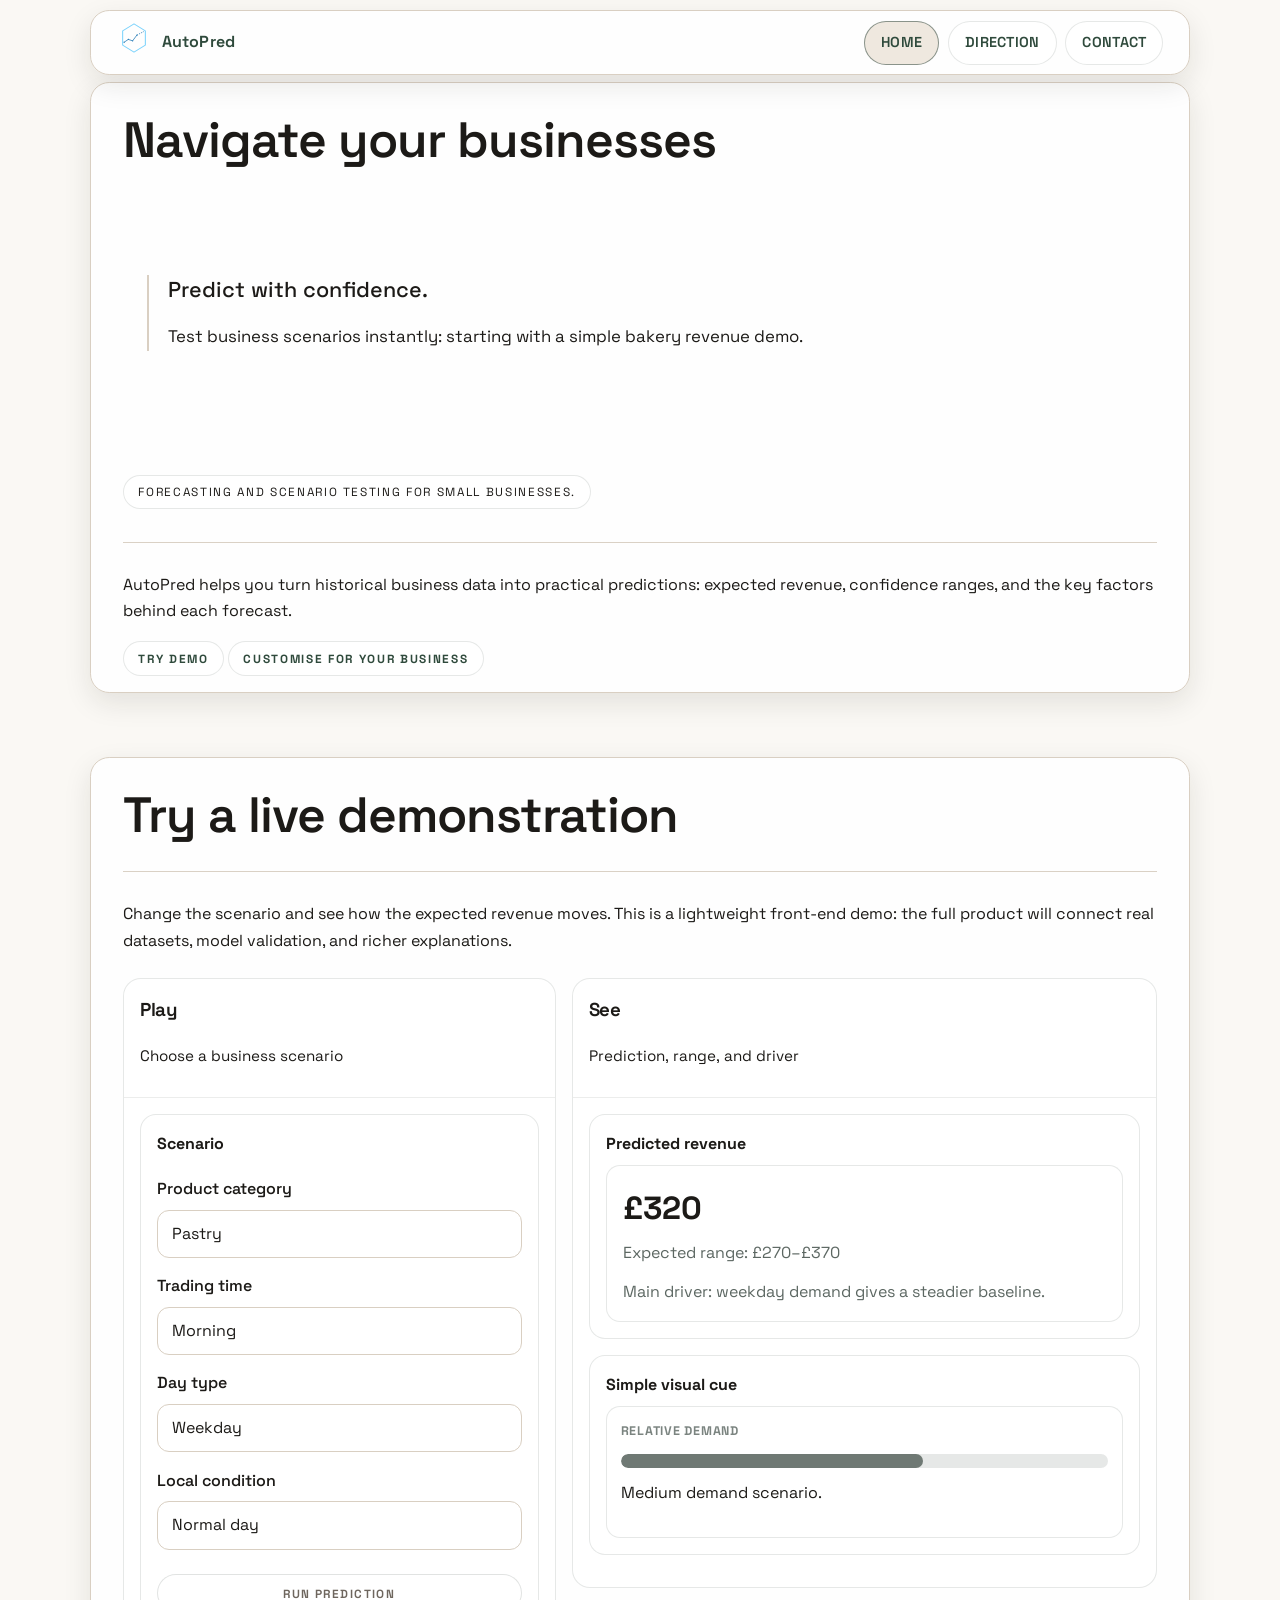
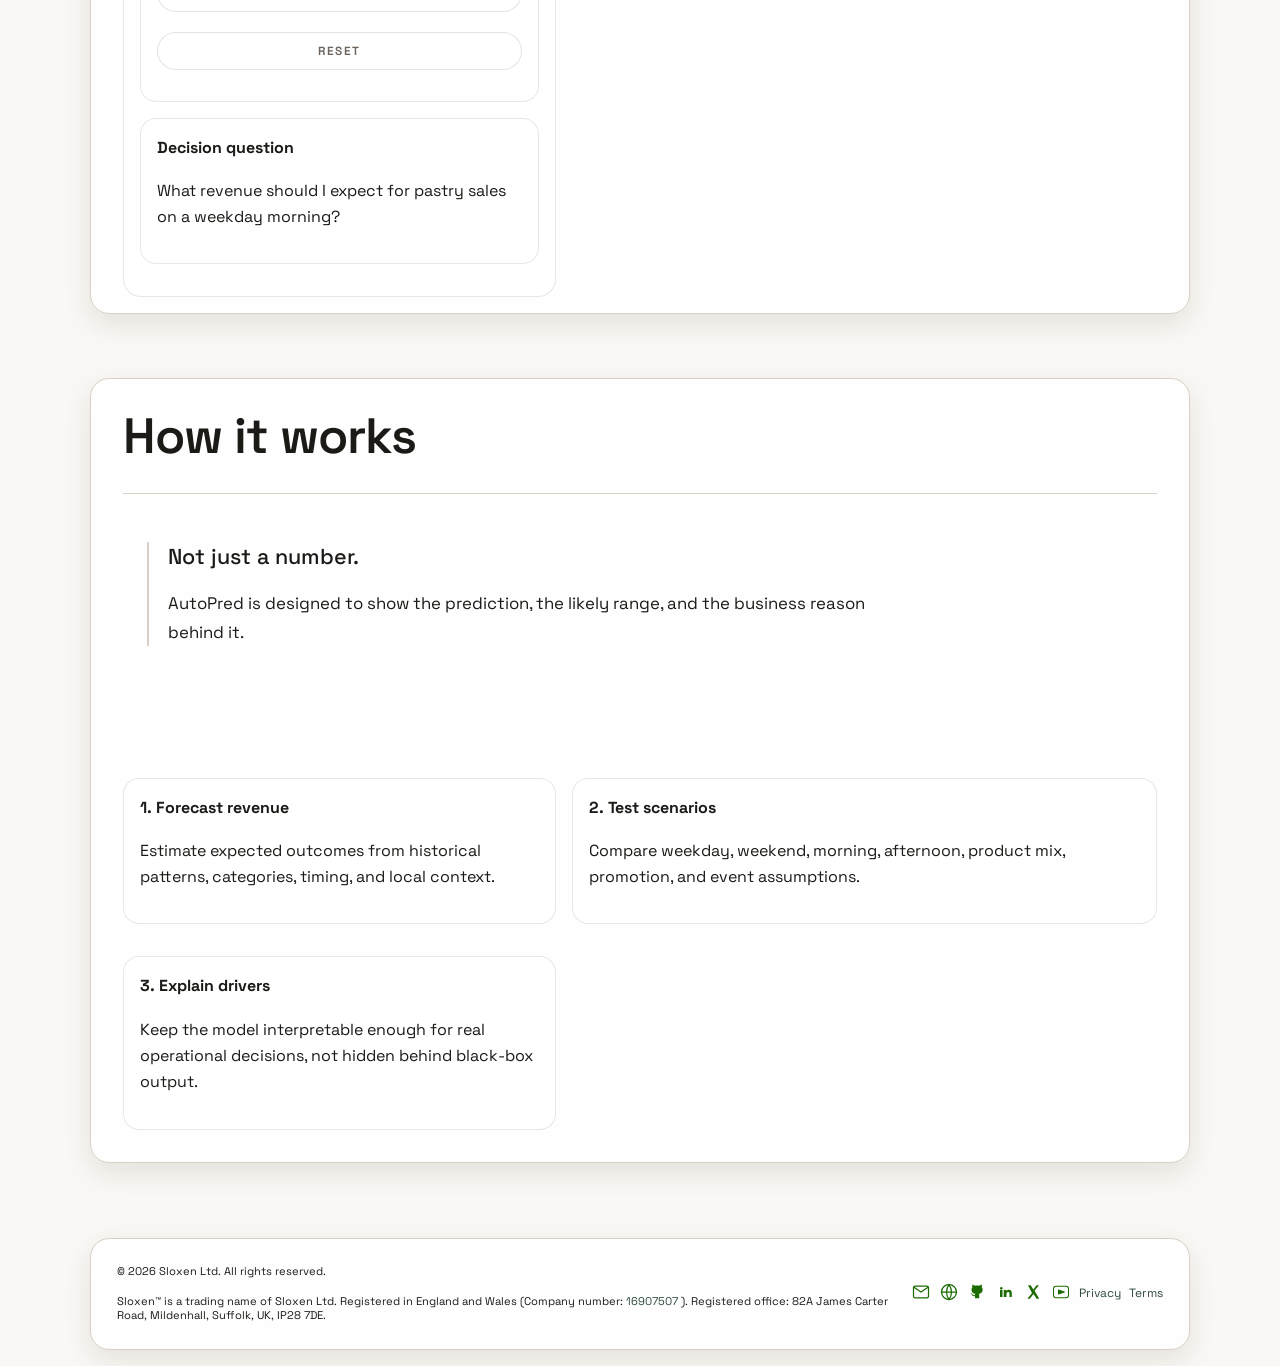
<file: index.html>
<!DOCTYPE html>
<html lang="en">
<head>
  <meta charset="UTF-8" />
  <link rel="icon" type="image/svg+xml" href="assets/autopred.svg" />
  <meta name="viewport" content="width=device-width, initial-scale=1" />
  <title>AutoPred: predict with confidence</title>
  <meta name="description" content="AutoPred: a demo-first predictive modelling assistant for small business forecasting and scenario testing." />
  <link rel="stylesheet" href="style.css" />

  <link rel="preconnect" href="https://fonts.googleapis.com">
  <link rel="preconnect" href="https://fonts.gstatic.com" crossorigin>
  <link href="https://fonts.googleapis.com/css2?family=Space+Grotesk:wght@400;500;600;700&display=swap" rel="stylesheet">
</head>

<body class="sloths-page">
  <header class="site-header">
    <div class="container nav-container">
      <div class="logo">
        <a href="index.html" aria-label="AutoPred home">
          <img class="logo-img" src="assets/autopred.svg" alt="AutoPred logo" />
        </a>
        <span class="logo-text">Auto<span>Pred</span></span>
      </div>

      <nav class="main-nav">
        <a class="nav-link active" href="index.html" rel="noopener">home</a>
        <a class="nav-link" href="direction.html" rel="noopener">direction</a>
        <a class="nav-link" href="https://sloxen.com/contact.html" rel="noopener">contact</a>
      </nav>

      <button class="nav-toggle" type="button"
              aria-label="Open menu"
              aria-controls="mobile-nav"
              aria-expanded="false">
        <span></span><span></span><span></span>
      </button>

      <div id="mobile-nav" class="mobile-nav" aria-hidden="true">
        <div class="mobile-nav__top">
          <div class="mobile-nav__brand">Auto<span>Pred</span></div>
          <button class="mobile-nav__close" type="button" aria-label="Close menu">✕</button>
        </div>

        <nav class="mobile-nav__menu" aria-label="Mobile navigation">
          <div class="mobile-nav__cta">
            <a class="mobile-btn mobile-btn--primary" href="#bakery-demo">Try demo</a>
          </div>

          <a class="mobile-link" href="index.html" rel="noopener">home</a>
          <a class="mobile-link" href="direction.html" rel="noopener">direction</a>
          <a class="mobile-link" href="https://sloxen.com/contact.html" rel="noopener">contact</a>

          <p class="mobile-nav__privacy-note">
            Static demonstration site. Uploads, accounts, and business-specific modelling will be added later.
          </p>

          <a class="mobile-link" href="https://sloxen.com/privacy.html">Privacy</a>
          <a class="mobile-link" href="https://sloxen.com/terms.html">Terms</a>
        </nav>
      </div>
    </div>
  </header>

  <main>
    <!-- HERO -->
    <section id="overview" class="tab-section">
      <div class="container">
        <h1>Navigate your businesses</h1>
        <div class="spacer-lg"></div>

        <div class="about-quote">
          <p class="quote-lead">Predict with confidence.</p>
          <p class="quote-body">Test business scenarios instantly: starting with a simple bakery revenue demo.</p>
        </div>

        <div class="spacer-xl"></div>
        <p class="pill">Forecasting and scenario testing for small businesses.</p>

        <div class="divider"></div>
        <p>
          AutoPred helps you turn historical business data into practical predictions: expected revenue,
          confidence ranges, and the key factors behind each forecast.
        </p>

        <a
            href="index.html#bakery-demo"
            target="_blank"
            rel="noopener"
            class="pill"
            style="display:inline-block; text-decoration:none; font-weight:800;"
          >
            try demo
        </a>
        <a
            href="https://sloxen.com/contact.html"
            target="_blank"
            rel="noopener"
            class="pill"
            style="display:inline-block; text-decoration:none; font-weight:800;"
          >
            customise for your business
        </a>
      </div>
    </section>

    <!-- BAKERY DEMO -->
    <section id="bakery-demo" class="tab-section">
      <div class="container">
        <h1>Try a live demonstration</h1>
        <div class="divider"></div>

        <p>
          Change the scenario and see how the expected revenue moves. This is a lightweight front-end demo:
          the full product will connect real datasets, model validation, and richer explanations.
        </p>

        <div class="aw-workbench">
          <!-- LEFT PANE -->
          <section class="aw-pane" aria-label="Scenario controls">
            <div class="aw-pane__header">
              <h3 class="aw-pane__title">Play</h3>
              <p class="aw-pane__subtitle">Choose a business scenario</p>
            </div>

            <div class="aw-pane__body">
              <div class="aw-card">
                <h4 class="aw-card__title">Scenario</h4>
                <div class="contact-form" style="max-width:100%;">
                  <div class="form-row">
                    <label for="demoCategory">Product category</label>
                    <select id="demoCategory">
                      <option value="pastry">Pastry</option>
                      <option value="bread">Bread</option>
                      <option value="coffee">Coffee</option>
                      <option value="cake">Cake</option>
                    </select>
                  </div>

                  <div class="form-row">
                    <label for="demoTime">Trading time</label>
                    <select id="demoTime">
                      <option value="morning">Morning</option>
                      <option value="afternoon">Afternoon</option>
                    </select>
                  </div>

                  <div class="form-row">
                    <label for="demoDay">Day type</label>
                    <select id="demoDay">
                      <option value="weekday">Weekday</option>
                      <option value="weekend">Weekend</option>
                    </select>
                  </div>

                  <div class="form-row">
                    <label for="demoWeather">Local condition</label>
                    <select id="demoWeather">
                      <option value="normal">Normal day</option>
                      <option value="rain">Rainy day</option>
                      <option value="sunny">Sunny day</option>
                      <option value="event">Nearby event</option>
                    </select>
                  </div>

                  <div class="form-row" style="display:flex; gap:0.6rem; flex-wrap:wrap;">
                    <button type="button" id="runPredictionBtn">Run prediction</button>
                    <button type="button" id="resetPredictionBtn">Reset</button>
                  </div>
                </div>
              </div>

              <div class="aw-card">
                <h4 class="aw-card__title">Decision question</h4>
                <p class="aw-card__desc" id="decisionQuestion">
                  What revenue should I expect for pastry sales on a weekday morning?
                </p>
              </div>
            </div>
          </section>

          <!-- RIGHT PANE -->
          <section class="aw-pane" aria-label="Prediction output">
            <div class="aw-pane__header">
              <h3 class="aw-pane__title">See</h3>
              <p class="aw-pane__subtitle">Prediction, range, and driver</p>
            </div>

            <div class="aw-pane__body">
              <div class="aw-card">
                <h4 class="aw-card__title">Predicted revenue</h4>
                <div id="predictionOutput" aria-label="Prediction output" style="width:100%; min-height:150px; border:1px solid rgba(15,31,23,0.10); border-radius:14px; padding:16px; background:rgba(255,255,255,0.55); overflow:auto;">
                  <div style="font-size:2rem; font-weight:800;">£280</div>
                  <div style="color:rgba(15,31,23,0.68); margin-top:0.35rem;">Expected range: £238–£322</div>
                  <div style="color:rgba(15,31,23,0.68); margin-top:0.75rem;">Main driver: weekday mornings create steady baseline demand.</div>
                </div>
              </div>

              <div class="aw-card">
                <h4 class="aw-card__title">Simple visual cue</h4>
                <div style="width:100%; border:1px solid rgba(15,31,23,0.10); border-radius:14px; padding:14px; background:rgba(255,255,255,0.55);">
                  <div style="font-size:0.78rem; letter-spacing:0.06em; font-weight:800; color:rgba(15,31,23,0.55); text-transform:uppercase;">Relative demand</div>
                  <div style="height:14px; border-radius:999px; background:rgba(15,31,23,0.10); overflow:hidden; margin-top:0.75rem;">
                    <div id="demandBar" style="height:100%; width:52%; border-radius:999px; background:rgba(15,31,23,0.55);"></div>
                  </div>
                  <p class="aw-card__desc" id="demandNote" style="margin-top:0.75rem;">
                    Medium demand scenario.
                  </p>
                </div>
              </div>
            </div>
          </section>
        </div>
      </div>
    </section>

    <!-- EXPLANATION -->
    <section id="how-it-works" class="tab-section">
      <div class="container">
        <h1>How it works</h1>
        <div class="divider"></div>

        <div class="about-quote">
          <p class="quote-lead">Not just a number.</p>
          <p class="quote-body">AutoPred is designed to show the prediction, the likely range, and the business reason behind it.</p>
        </div>

        <div class="spacer-xl"></div>

        <div class="aw-workbench">
          <div class="aw-card">
            <h4 class="aw-card__title">1. Forecast revenue</h4>
            <p class="aw-card__desc">Estimate expected outcomes from historical patterns, categories, timing, and local context.</p>
          </div>

          <div class="aw-card">
            <h4 class="aw-card__title">2. Test scenarios</h4>
            <p class="aw-card__desc">Compare weekday, weekend, morning, afternoon, product mix, promotion, and event assumptions.</p>
          </div>

          <div class="aw-card">
            <h4 class="aw-card__title">3. Explain drivers</h4>
            <p class="aw-card__desc">Keep the model interpretable enough for real operational decisions, not hidden behind black-box output.</p>
          </div>
        </div>
      </div>
    </section>

    <!-- Footer injection -->
    <div id="site-footer"></div>

    <button id="backToTop" aria-label="Back to top">
      <svg width="14" height="14" viewBox="0 0 24 24" fill="none">
        <path d="M6 14l6-6 6 6"
              stroke="currentColor"
              stroke-width="1.8"
              stroke-linecap="round"
              stroke-linejoin="round"/>
      </svg>
    </button>    
    
    <script src="main.js"></script>
    <script src="autopred.js"></script>
  </main>
</body>
</html>
</file>
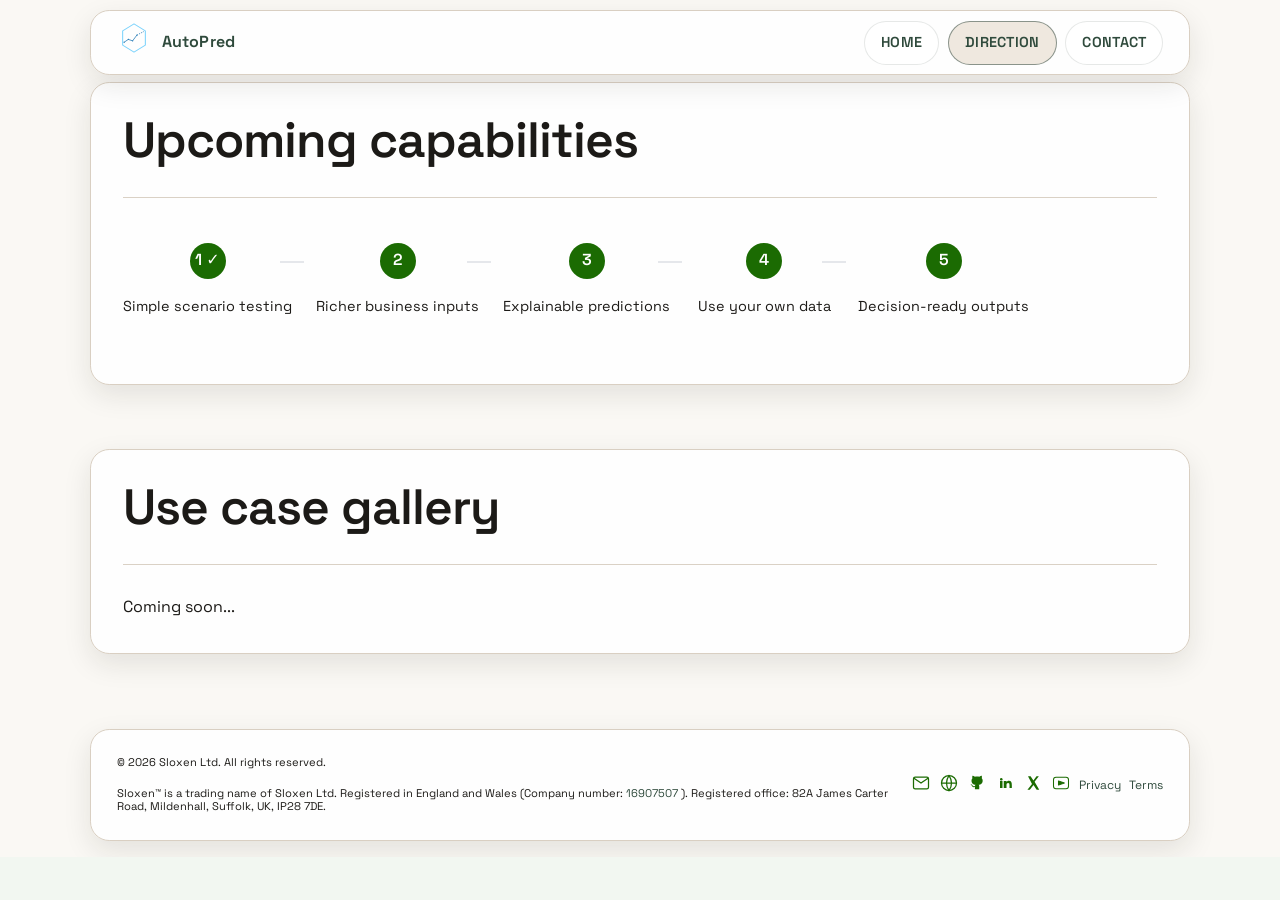
<file: direction.html>
<!DOCTYPE html>
<html lang="en">
<head>
  <meta charset="UTF-8" />
  <link rel="icon" type="image/svg+xml" href="assets/autopred.svg" />
  <meta name="viewport" content="width=device-width, initial-scale=1" />
  <title>AutoPred: product direction</title>
  <meta name="description" content="AutoPred product direction, upcoming capabilities, and use case gallery." />
  <link rel="stylesheet" href="style.css" />

  <link rel="preconnect" href="https://fonts.googleapis.com">
  <link rel="preconnect" href="https://fonts.gstatic.com" crossorigin>
  <link href="https://fonts.googleapis.com/css2?family=Space+Grotesk:wght@400;500;600;700&display=swap" rel="stylesheet">
</head>

<body class="sloths-page">
  <header class="site-header">
    <div class="container nav-container">
      <div class="logo">
        <a href="index.html" aria-label="AutoPred home">
          <img class="logo-img" src="assets/autopred.svg" alt="AutoPred logo" />
        </a>
        <span class="logo-text">Auto<span>Pred</span></span>
      </div>

      <nav class="main-nav">
        <a class="nav-link" href="index.html" rel="noopener">home</a>
        <a class="nav-link active" href="direction.html" rel="noopener">direction</a>
        <a class="nav-link" href="https://sloxen.com/contact.html" rel="noopener">contact</a>
      </nav>

      <button class="nav-toggle" type="button"
              aria-label="Open menu"
              aria-controls="mobile-nav"
              aria-expanded="false">
        <span></span><span></span><span></span>
      </button>

      <div id="mobile-nav" class="mobile-nav" aria-hidden="true">
        <div class="mobile-nav__top">
          <div class="mobile-nav__brand">Auto<span>Pred</span></div>
          <button class="mobile-nav__close" type="button" aria-label="Close menu">✕</button>
        </div>

        <nav class="mobile-nav__menu" aria-label="Mobile navigation">
          <div class="mobile-nav__cta">
            <a class="mobile-btn mobile-btn--primary" href="index.html#demo">Try demo</a>
          </div>

          <a class="mobile-link" href="index.html" rel="noopener">home</a>
          <a class="mobile-link" href="direction.html" rel="noopener">direction</a>
          <a class="mobile-link" href="https://sloxen.com/contact.html" rel="noopener">Contact</a>

          <p class="mobile-nav__privacy-note">
            Static demo site. Add backend and accounts later.
          </p>

          <a class="mobile-link" href="privacy.html">Privacy</a>
          <a class="mobile-link" href="terms.html">Terms</a>
        </nav>
      </div>
    </div>
  </header>

  <main>
    <!-- UPCOMING CAPABILITIES -->
    <section id="capabilities" class="tab-section">
      <div class="container">
        <h1>Upcoming capabilities</h1>
        <div class="divider"></div>

        <div class="process-flow">

          <div class="step">
            <div class="step-number">1 ✓</div>
            <p>Simple scenario testing</p>
          </div>

          <div class="step">
            <div class="step-number">2</div>
            <p>Richer business inputs</p>
          </div>

          <div class="step">
            <div class="step-number">3</div>
            <p>Explainable predictions</p>
          </div>

          <div class="step">
            <div class="step-number">4</div>
            <p>Use your own data</p>
          </div>

          <div class="step">
            <div class="step-number">5</div>
            <p>Decision-ready outputs</p>
          </div>

        </div>
      </div>
    </section>

    <!-- USE CASE GALLERY -->
    <section id="usecase-gallery" class="tab-section">
      <div class="container">
        <h1>Use case gallery</h1>
        <div class="divider"></div>
        <p>Coming soon...</p>
      </div>
    </section>

    <!-- Footer injection -->
    <div id="site-footer"></div>

    <button id="backToTop" aria-label="Back to top">
      <svg width="14" height="14" viewBox="0 0 24 24" fill="none">
        <path d="M6 14l6-6 6 6"
              stroke="currentColor"
              stroke-width="1.8"
              stroke-linecap="round"
              stroke-linejoin="round"/>
      </svg>
    </button>    
    
    <script src="main.js"></script>
    <script src="autopred.js"></script>
  </main>
</body>
</html>
</file>
<file: style.css>
/* =========================================================
   Sloxen - style.css (tidied + deduplicated)
   0) Reset + Variables
   ========================================================= */

*, *::before, *::after { box-sizing: border-box; }

:root{
  /* Header offset for fixed header (desktop default) */
  --header-offset: 10px;

  /* Softer, more “creamy green” palette */
  --bg: #f2f7f1;
  --surface: #ffffff;
  --text: #0f1f17;
  --muted: #40554b;
  --accent: #2f7d63;
  --accent-soft: #e2f0ea;
  --divider: #d6e2da;
  --radius-lg: 1.2rem;
  --shadow: 0 8px 24px rgba(15,31,23,0.08);
}


/* =========================================================
   1) Base Page Layout
   ========================================================= */

html, body{
  margin: 0;
  padding: 0;
  min-height: 100%;
  overflow-x: hidden;
  font-family: "Space Grotesk", system-ui, sans-serif;
  color: var(--text);
  line-height: 1.65;
  background: var(--bg);
}

/* Reserve space so content never sits under the fixed header */
body{
  padding-top: var(--header-offset);
}

/* Containers */
.container{
  width: 100%;
  max-width: 1100px;
  margin: 0 auto;
  padding: 0 1rem;
}


/* =========================================================
   2) Header (Fixed)
   ========================================================= */

.site-header{
  position: fixed;
  top: 2;
  left: 0;
  right: 0;
  z-index: 1000;
  background: var(--bg);
}

.site-header .container{
  width: 100%;
}


/* =========================================================
   3) Header “Card” + Footer “Card”
   - Shared “card” visual style.
   ========================================================= */

.nav-container,
.site-footer .footer-grid{
  background: rgba(255,255,255,0.90);
  border: 1px solid var(--divider);
  border-radius: var(--radius-lg);
  box-shadow: var(--shadow);
  padding: 0.6rem 1.6rem;
}

.nav-container{
  display: flex;
  justify-content: space-between;
  align-items: center;
  flex-wrap: wrap;
  gap: 1rem;
  position: relative; /* anchor for mobile hamburger positioning */
}


/* =========================================================
   4) Logo
   ========================================================= */

.logo{
  display: flex;
  align-items: center;
  gap: 0.7rem;
}
.logo-img{
  height: 34px;
  width: 34px;
  border-radius: 50%;
}
.logo-text{
  font-weight: 650;
  letter-spacing: 0.01em;
  color: var(--accent);
}
.logo-text span{
  color: inherit;
}


/* =========================================================
   5) Desktop Navigation Pills
   - Premium pill buttons.
   ========================================================= */

.main-nav{
  display: flex;
  flex-wrap: wrap;
  gap: 0.55rem;
}

.nav-link{
  display: inline-flex;
  align-items: center;
  justify-content: center;

  height: 44px;
  padding: 0 16px;

  border-radius: 9999px;
  border: 1px solid rgba(15,31,23,0.10);

  background: rgba(255,255,255,0.92);
  color: var(--muted);

  font-size: 0.9rem;
  font-weight: 600;
  letter-spacing: 0.02em;
  text-transform: uppercase;
  line-height: 1;

  cursor: pointer;
  text-decoration: none;
  white-space: nowrap;
}

.nav-link:hover{
  color: var(--text);
  border-color: rgba(15, 39, 31, 0.35);
}

/* Active: subtle, not neon */
.nav-link.active,
.nav-link[aria-current="page"]{
  border-color: rgba(15, 44, 35, 0.45);
  color: var(--accent);
  background: var(--accent-soft);
}


/* =========================================================
   6) Desktop Dropdown (details/summary)
   - Dropdown caret uses “≡” as you currently have; keep or change later.
   - Menu is a small card.
   ========================================================= */

.nav-dropdown{
  position: relative;
  display: inline-block;
}

.nav-dropdown > summary{
  list-style: none;
}
.nav-dropdown > summary::-webkit-details-marker{
  display: none;
}

/* Caret / icon */
.nav-dropdown > summary::after{
  content: "≡";
  margin-left: 1rem;
  font-size: 2em;
  opacity: 0.5;
  letter-spacing: -0.05em;
}

.nav-dropdown-menu{
  position: absolute;
  top: calc(100% + 10px);
  left: 0;
  min-width: 220px;
  padding: 0.5rem;
  border-radius: 14px;
  background: rgba(255,255,255,0.95);
  border: 1px solid var(--divider);
  box-shadow: 0 12px 28px rgba(4, 8, 6, 0.12);
  z-index: 2000;
}

.nav-dropdown-link{
  display: block;
  padding: 0.55rem 0.75rem;
  border-radius: 10px;
  text-decoration: none;
  color: var(--muted);
  font-size: 0.82rem;
  letter-spacing: 0.08em;
  text-transform: uppercase;
  white-space: nowrap;
}
.nav-dropdown-link:hover{
  background: rgba(47,125,99,0.10);
  color: var(--text);
}

.nav-dropdown:not([open]) .nav-dropdown-menu{
  display: none;
}


/* =========================================================
   7) Typography
   - Removed global “p { max-width: 100% !important; }” which broke layouts.
   - Keep normal paragraph rhythm.
   ========================================================= */

h1, h2, h3{
  color: var(--text);
  margin: 0.5rem 0;
  font-weight: 650;
  letter-spacing: -0.015em;
}
h1{ font-size: clamp(1.9rem, 3.6vw, 2.4rem); }
h2{ font-size: 1.25rem; margin-top: 1.2rem; }

p{ margin: 0.9rem 0; }

a{ color: var(--accent); }
a:hover{ text-decoration: underline; }

.lead{
  margin: 0.45rem 0;
  font-size: clamp(1.8rem, 4vw, 2.35rem);
  line-height: 1.12;
  letter-spacing: -0.02em;
}

/* Pill tagline */
.pill{
  display: inline-block;
  margin-top: 0rem;
  border-radius: 9999px;
  border: 1px solid rgba(15,31,23,0.10);
  padding: 0.4rem 0.9rem;
  font-size: 0.74rem;
  text-transform: uppercase;
  letter-spacing: 0.14em;
  color: var(--muted);
  background: rgba(255,255,255,0.92);
}


/* =========================================================
   8) Dividers + Spacers
   ========================================================= */

.divider{
  height: 1px;
  background: var(--divider);
  margin: 1.6rem 0;
}

.sub-divider{
  width: 48px;
  height: 1px;
  background: var(--divider);
  margin: 1.2rem 0;
  opacity: 0.7;
}

.spacer-lg{ height: 2.4rem; }
.spacer-xl{ height: 3.2rem; }


/* =========================================================
   9) About Quote Block (merged)
   ========================================================= */

.about-quote{
  max-width: 720px;
  margin: 3rem 0 3.5rem;
  margin-left: 1.5rem;
  padding-left: 1.2rem;
  border-left: 2px solid var(--divider);
}

.quote-lead{
  font-size: 1.35rem;
  font-weight: 500;
  line-height: 1.4;
  margin: 0 0 0.6rem;
  color: var(--text);
}

.quote-body{
  font-size: 1.05rem;
  line-height: 1.7;
  margin: 0;
  color: var(--muted);
}

.emphasis{
  font-weight: 500;
  color: var(--text);
}


/* =========================================================
   10) Hybrid Diagram
   ========================================================= */

.hybrid-diagram{
  display: block;
  text-align: center;
  max-width: 680px;
  margin: 2.4rem auto 3rem;
  color: var(--muted);
}

.hybrid-diagram svg{
  display: block;
  width: 100%;
  height: auto;
  margin: 0 auto 1rem;
}

.hybrid-diagram img{
  display: block;
  max-width: 100%;
  height: auto;
  margin: 0 auto;
}

/* SVG text via class so we can size it responsively */
.hybrid-center{
  font-size: 14px;
  font-weight: 500;
  fill: currentColor;
}

/* Legend: responsive pills */
.hybrid-legend{
  display: flex;
  flex-wrap: wrap;
  gap: 0.5rem;
  justify-content: center;
  margin: 0.6rem 0 0.9rem;
}

.legend-pill{
  display: inline-flex;
  align-items: center;
  justify-content: center;
  padding: 0.35rem 0.7rem;
  border-radius: 9999px;
  border: 1px solid rgba(15,31,23,0.12);
  background: rgba(255,255,255,0.9);
  color: var(--muted);
  font-size: 0.85rem;
  line-height: 1;
  white-space: nowrap;
}

.diagram-caption{
  font-size: 0.95rem;
  line-height: 1.6;
  text-align: center;
  color: var(--muted);
  margin: 0;
}

.process-flow {
  display: flex;
  gap: 1.5rem;
  overflow-x: auto;
  padding: 1rem 0;
  margin: 1rem 0;
}

.step {
  flex: 0 0 auto;
  min-width: 140px;
  text-align: center;
  position: relative;
}

.step-number {
  width: 36px;
  height: 36px;
  margin: 0 auto 0.5rem;
  border-radius: 50%;
  background: #1b6b02;
  color: white;
  display: flex;
  align-items: center;
  justify-content: center;
  font-weight: 600;
}

.step p {
  font-size: 0.9rem;
  color: #1b6b02;
}

/* optional connecting line */
.step:not(:last-child)::after {
  content: "";
  position: absolute;
  top: 18px;
  right: -0.75rem;
  width: 1.5rem;
  height: 2px;
  background: #e5e7eb;
}

.pricing-grid {
  display: grid;
  grid-template-columns: repeat(3, 1fr);
  gap: 1rem;
  margin: 1.5rem 0;
}

.pricing-card {
  border-radius: 18px;
  padding: 1.25rem;
  background: #EEF5FA;
  border: 1px solid #D6E6F2;
  transition: transform 0.2s ease, box-shadow 0.2s ease;
}

.pricing-card:nth-child(1) {
  background: #F0F7FC;
  border-color: #2C7FB8;
}

.pricing-card:nth-child(2) {
  background: #F2F8FC;
  border-color: #CFE3F1;
}

.pricing-card:nth-child(3) {
  background: #F6FAFD;
  border-color: #DDEBF5;
}

.pricing-card:hover {
  transform: translateY(-10px);
  box-shadow: 0 8px 24px rgba(0, 0, 0, 0.08);
}

.pricing-tag {
  font-size: 0.8rem;
  font-weight: 800;
  letter-spacing: 0.08em;
  text-transform: uppercase;
  color: #2C7FB8;
}

.pricing-note {
  margin-top: 1rem;
  font-size: 0.9rem;
  color: #6b7280;
}

.pricing-card p {
  color: #374151;
}


/* =========================================================
   11) Anchor/Scroll Offset (single system)
   ========================================================= */

html{
  scroll-padding-top: var(--header-offset);
}

section,
.tab-section,
h1, h2, h3{
  scroll-margin-top: var(--header-offset);
}


/* =========================================================
   12) Figures / Images / Zoom
   - Kept your figure sizing + zoom behaviour.
   ========================================================= */

figure{ margin: 0; }

figure img{
  display: block;
  width: 100%;
  height: auto;
  max-width: 100%;
}

.figure-half{
  max-width: 50%;
  margin: 1.5rem auto;
}

.figure-half figcaption {
  display: block;
  width: min(90vw, 1036px);
  margin-top: 0.75rem;
  margin-left: 50%;
  transform: translateX(-50%);
  text-align: left;
  position: relative;
  z-index: 1;
}

.zoomable img {
  position: relative;
  z-index: 2;
  cursor: zoom-in;
  transition: transform 0.25s ease;
  transform-origin: center top;
}

.zoomable img:hover {
  transform: scale(2);
  z-index: 10;
}

.zoomable img:active {
  transform: scale(1.5);
  z-index: 10;
  cursor: zoom-out;
}

.plot-carousel {
  position: relative;
  display: flex;
  align-items: center;
}

.plot-nav {
  position: absolute;
  top: 50%;
  transform: translateY(-50%);
  z-index: 2;

  width: 36px;
  height: 36px;
  border-radius: 50%;
  border: none;

  background: rgba(255,255,255,0.9);
  box-shadow: 0 2px 6px rgba(0,0,0,0.15);
  cursor: pointer;
  font-size: 20px;
}

.plot-nav.left {
  left: -10px;
}

.plot-nav.right {
  right: -10px;
}

.plot-nav:hover {
  background: white;
}

.product-plot-strip {
  display: flex;
  gap: 1rem;
  overflow-x: auto;
  overflow-y: hidden;
  scroll-snap-type: x mandatory;
  padding: 0.75rem 0 1rem;
  margin: 1rem 0 1.25rem;
  max-width: 100%;
}

.product-plot-strip img {
  flex: 0 0 auto;
  height: 520px;
  width: auto;
  border-radius: 14px;
  border: 1px solid #e5e7eb;
  scroll-snap-align: start;
  background: #fff;
  object-fit: cover;
}

.product-plot-strip::-webkit-scrollbar {
  height: 8px;
}

.product-plot-strip::-webkit-scrollbar-thumb {
  background: #cbd5e1;
  border-radius: 999px;
}

.product-plot-strip-wide {
  display: flex;
  gap: 1rem;
  overflow-x: auto;
  overflow-y: hidden;
  scroll-snap-type: x mandatory;
  padding: 0.75rem 0 1rem;
  margin: 1rem 0 1.25rem;
  max-width: 100%;
}

.product-plot-strip-wide img {
  flex: 0 0 auto;
  height: 200px;
  width: auto;
  border-radius: 14px;
  border: 1px solid #e5e7eb;
  scroll-snap-align: start;
  background: #fff;
  object-fit: cover;
}

.product-plot-strip-wide::-webkit-scrollbar {
  height: 8px;
}

.product-plot-strip-wide::-webkit-scrollbar-thumb {
  background: #cbd5e1;
  border-radius: 999px;
}


/* =========================================================
   13) Footer
   ========================================================= */

.site-footer{
  font-size: 0.7rem;      /* align with nav pills */
  padding: 0.7rem 0 1rem;  /* tighter vertical rhythm */
}

.footer-grid{
  display: flex;
  justify-content: space-between;
  align-items: center;
  gap: 0.6rem;
}

.site-footer .footer-grid{
  gap: 0.6rem;
}

.footer-meta p{
  margin: 0.05rem 0;
  line-height: 1.2;
  font-size: inherit;
}

.footer-links a{
  font-size: 0.75rem;
  text-decoration: none;
  color: var(--muted);
  line-height: 1.2;
}
.footer-links a:hover{
  color: var(--text);
  text-decoration: underline;
}

.footer-links {
  display: flex;
  align-items: center;
  gap: 0.5rem;
  flex-wrap: nowrap;
}

/* =========================================================
   14) Page Theme
   ========================================================= */

body.sloths-page{
  --bg: #FAF8F4;
  --surface: #FFFFFF;
  --text: #1C1A17;
  --muted: #6E665E;
  --divider: #D9CFC2;
  --accent: #2F4A3C;
  --accent-soft: #EFE8DF;
  --shadow: 0 10px 28px rgba(28,26,23,0.10);
}

/* top spacing rule  */
body.sloths-page .tab-section:first-of-type{
  margin-top: 0.5rem;
  padding: 4rem 0;
}

body.sloths-page main .tab-section + .tab-section{
  margin-top: -4rem;
}

/* sloths page main panel */
body.sloths-page main .tab-section{
  padding: 4rem 0;
}

body.sloths-page main .tab-section .container{
  background: rgba(255,255,255,0.88);
  border: 1px solid var(--divider);
  border-radius: var(--radius-lg);
  box-shadow: var(--shadow);
  padding: 1rem 2rem;
}



/* Contact typography */
body.sloths-page h1{
  font-size: clamp(2.2rem, 4.2vw, 3.1rem);
  font-weight: 600;
  letter-spacing: -0.02em;
  margin-top: 0;
}

body.sloths-page p{
  max-width: none;
  margin: 1.05rem 0;
  color: var(--text);
}

body.sloths-page .divider{
  background: var(--divider);
  margin: 1rem 0 1.8rem;
  opacity: 0.95;
}

body.sloths-page a{
  color: var(--accent);
  text-decoration: underline;
  text-decoration-thickness: 1px;
  text-underline-offset: 3px;
}
body.sloths-page a:hover{
  text-decoration-thickness: 2px;
}


/* =========================================================
   15) Contact Form 
   ========================================================= */

.contact-form{
  margin-top: 1.2rem;
  max-width: 720px;
}

.contact-form .form-row{
  display: flex;
  flex-direction: column;
  gap: 0.45rem;
  margin: 0.95rem 0;
}

.contact-form label{
  font-weight: 550;
  color: var(--text);
}

.contact-form input,
.contact-form select,
.contact-form textarea{
  width: 100%;
  padding: 0.75rem 0.9rem;
  border: 1px solid var(--divider);
  border-radius: 12px;
  background: var(--surface);
  color: var(--text);
  font: inherit;
  line-height: 1.4;
  outline: none;

  appearance: none;
  -webkit-appearance: none;
  -moz-appearance: none;
}

.contact-form textarea{
  resize: vertical;
  min-height: 140px;
}

.contact-form input:focus,
.contact-form select:focus,
.contact-form textarea:focus{
  border-color: rgba(47,125,99,0.55);
  box-shadow: 0 0 0 3px rgba(47,125,99,0.16);
}

.contact-form button{
  margin-top: 0.6rem;
  height: 38px;
  padding: 0 16px;
  border-radius: 9999px;
  border: 1px solid rgba(15,31,23,0.12);
  background: rgba(255,255,255,0.92);
  color: var(--muted);
  font: inherit;
  font-size: 0.74rem;
  font-weight: 650;
  letter-spacing: 0.12em;
  text-transform: uppercase;
  cursor: pointer;
  white-space: nowrap;
}

.contact-form button:hover{
  color: var(--text);
  border-color: rgba(47,125,99,0.35);
  transform: translateY(-1px);
}


/* =========================================================
   16) NAV
   ========================================================= */

nav a,
nav a:hover,
nav a:focus,
nav a:active,
nav a.active{
  text-decoration: none !important;
}

#backToTop {
  position: fixed;
  bottom: 20px;
  right: 20px;

  padding: 8px 14px;
  border-radius: 999px;

  border: 1px solid rgba(15,31,23,0.15);
  background: rgba(255,255,255,0.75);
  backdrop-filter: blur(6px);

  font-size: 14px;
  font-weight: 500;
  color: rgba(15,31,23,0.85);

  cursor: pointer;
  display: none;

  transition: all 0.2s ease;
  z-index: 1000;
}

#backToTop:hover {
  background: rgba(15,31,23,0.06);
  border-color: rgba(15,31,23,0.25);
  transform: translateY(-2px);
}

/* =========================================================
   17) Small helpers
   ========================================================= */

.work-links{
  font-size: 0.9em;
  opacity: 0.85;
}

.profile-link{
  display: inline-flex;
  flex-direction: column;
  align-items: flex-start;
  gap: 0.4rem;
  text-decoration: none;
}

/* =========================================================
   18) Workbench + Use Cases (merged)
     - Shared “pane” and “card” styles for workbench and use case sections.
   ========================================================= */

.aw-workbench {
  display: grid;
  grid-template-columns: minmax(280px, 0.85fr) minmax(320px, 1.15fr);
  gap: 1rem;
  align-items: start;
  margin-top: 1.5rem;
}

.aw-pane {
  border: 1px solid rgba(15,31,23,0.10);
  border-radius: 18px;
  background: rgba(255,255,255,0.72);
  overflow: hidden;
}

.aw-pane__header {
  padding: 1rem 1rem 0.75rem;
  border-bottom: 1px solid rgba(15,31,23,0.08);
}

.aw-pane__title {
  margin: 0;
}

.aw-pane__subtitle {
  margin: 0.25rem 0 0;
  color: rgba(15,31,23,0.62);
  font-size: 0.95rem;
}

.aw-pane__body {
  padding: 1rem;
}

.aw-card {
  border: 1px solid rgba(15,31,23,0.10);
  border-radius: 16px;
  background: rgba(255,255,255,0.72);
  padding: 1rem;
  margin-bottom: 1rem;
}

.aw-card__title {
  margin: 0 0 0.5rem;
}

.aw-card__desc {
  color: rgba(15,31,23,0.70);
}


/* =========================================================
   19) Mobile
   ========================================================= */

@media (max-width: 720px){
  :root{
    --header-offset: 1px;
  }

  /* Hybrid diagram mobile tuning */
  .hybrid-diagram{ margin: 2rem auto 2.4rem; }
  .diagram-caption{ font-size: 0.9rem; text-align: left; }
  .hybrid-legend{ justify-content: flex-start; }
  .legend-pill{ font-size: 0.82rem; }

  /* Contact page mobile spacing */

  body.sloths-page main .tab-section:first-of-type{
    padding-top: 4rem;
    padding: 4rem 0;
  }
  body.sloths-page main .tab-section + .tab-section{
    padding: -2rem 0;
  }
  body.sloths-page main .tab-section{
    padding: 4rem 0;
  }  
  body.sloths-page main .tab-section .container{
    padding: 0.5rem 1rem;
  }
  body.sloths-page p{
    max-width: 100%;
  }

  /* Desktop dropdown menu width tweak (harmless even if desktop nav hidden) */
  .nav-dropdown-menu{
    left: auto;
    right: 0;
    min-width: 210px;
  }

    /* Headings */
  h1{
    font-size: clamp(1rem, 6vw, 1rem);
    line-height: 1.2;
  }

  h2{
    font-size:90.rem;
    line-height: 1.3;
  }

  h3{
    font-size: 0.9rem;
    line-height: 1.35;
  }

  /* Body text */
  p{
    font-size: 0.8rem;
    line-height: 1.55;
  }

  /* Lead / hero text */
  .lead{
    font-size: 1.45rem;
    line-height: 1.25;
  }

  /* Quote blocks */
  .quote-lead{
    font-size: 1.1rem;
    line-height: 1.4;
  }

  .quote-body{
    font-size: 0.9rem;
  }

  .about-quote{
    margin: 0.2rem 0 0.2rem 0;
  }

  .about-quote p{
    margin: 0.2rem 0 0.2rem 0;
  }

  .about-quote + .pill{
    margin-top: 0.2rem;
  }

  /* Pills / small UI text */
  .pill,
  .legend-pill{
    font-size: 0.7rem;
  }
  .about-pill{
    margin: 0.2rem 0 0.2rem 0;
  }

  .about-pill p{
    margin: 0.2rem 0 0.2rem 0;
  }
}


@media (max-width: 960px){
  .footer-grid{
    flex-direction: column;
    align-items: flex-start;
  }
  .site-footer{
    font-size: 0.6rem;   /* smaller, still readable */
    line-height: 0.8;
  }

  .site-footer p,
  .site-footer a{
    font-size: inherit;
  }
}

@media (max-width: 720px){
  .figure-half figcaption {
    width: calc(100vw - 3rem);
    max-width: none;
    position: relative;
  }
}

@media (max-width: 900px) {
  .aw-workbench {
    grid-template-columns: 1fr;
  }
}


/* =========================================================
   20) Mobile Navigation - Hamburger + Panel
   ========================================================= */

/* Hamburger button (mobile only) */
.nav-toggle{
  display: none;
  width: 44px;
  height: 44px;
  border-radius: 12px;
  border: 1px solid rgba(15,31,23,0.14);
  background: rgba(255,255,255,0.92);
  box-shadow: var(--shadow);
  cursor: pointer;

  position: absolute;
  right: 0.6rem;
  top: 0.6rem;
}

.nav-toggle span{
  position: absolute;
  left: 11px;
  right: 11px;
  height: 2px;
  background: var(--muted);
  border-radius: 2px;
}
.nav-toggle span:nth-child(1){ top: 14px; }
.nav-toggle span:nth-child(2){ top: 21px; }
.nav-toggle span:nth-child(3){ top: 28px; }

/* Mobile behaviour: hide desktop nav, show hamburger */
@media (max-width: 960px){
  .main-nav{ display: none !important; }
  .nav-toggle{ display: inline-flex; }
}


/* Panel: floating, not full screen */
.mobile-nav{
  position: fixed;
  top: 0%;
  right: 0%;
  bottom: 0%;
  max-height: 120vh;
  max-width: 300px;
  overflow-y: auto;
  z-index: 3000;

  display: none;
  padding: 16px 16px 18px;

  background: rgba(242,247,241,0.85);
  color: var(--text);
  backdrop-filter: blur(10px);
  -webkit-backdrop-filter: blur(10px);

  border-radius: 22px;
  box-shadow: 0 24px 60px rgba(15,31,23,0.18);
}

.mobile-nav.is-open{ display: block; }
body.nav-open{ overflow: hidden; }

/* Panel top row */
.mobile-nav__top{
  display: flex;
  align-items: center;
  justify-content: space-between;
  gap: 12px;
  margin-bottom: 14px;
}

.mobile-nav__brand{
  color: var(--accent);
  font-weight: 650;
  letter-spacing: 0.02em;
}
.mobile-nav__brand span{
  color: var(--accent);
  opacity: 0.9;
}

.mobile-nav__close{
  width: 44px;
  height: 44px;
  border-radius: 12px;
  border: 1px solid rgba(15,31,23,0.14);
  background: rgba(255,255,255,0.92);
  color: var(--text);
  box-shadow: var(--shadow);
  font-size: 20px;
  cursor: pointer;
}

/* Menu container */
.mobile-nav__menu{
  display: flex;
  flex-direction: column;
  gap: 12px;
  margin-top: 8px;
}

/* Unified button system (top-level + links)
   - Top-level expandable items are <summary>
   - Non-expandable items should use .mobile-link
*/
.mobile-acc > summary,
.mobile-link{
  display: flex;
  align-items: center;
  justify-content: space-between;

  padding: 16px 18px;
  border-radius: 14px;

  background: rgba(255,255,255,0.95);
  border: 1px solid var(--divider);
  box-shadow: var(--shadow);

  color: var(--text);
  font-weight: 600;
  font-size: 0.8rem;
  letter-spacing: 0.12em;
  text-transform: uppercase;

  text-decoration: none;
}

/* Summary: hide default marker */
.mobile-acc > summary{
  list-style: none;
}
.mobile-acc > summary::-webkit-details-marker{
  display: none;
}

/* Chevron only for expandable items */
.mobile-acc > summary::after{
  content: "▾";
  font-size: 1.5rem;   /* arrow size */
  font-weight: 700;
  line-height: 1;
  color: var(--muted);
  margin-left: 10px;
}
.mobile-acc[open] > summary::after{
  content: "▴";
}

/* Sub-items inside open accordion */
.mobile-acc a{
  display: flex;
  align-items: center;
  justify-content: space-between;

  margin-top: 10px;
  padding: 16px 18px;
  border-radius: 14px;

  background: rgba(255,255,255,0.85);
  border: 1px solid rgba(15,31,23,0.12);
  box-shadow: 0 8px 20px rgba(15,31,23,0.06);

  color: var(--text);
  font-size: 0.9rem;
  font-weight: 500;
  letter-spacing: 0.02em;
  text-transform: none;

  text-decoration: none;
}

/* Hover / tap feedback */
.mobile-acc > summary:hover,
.mobile-acc a:hover,
.mobile-link:hover{
  background: var(--accent-soft);
  border-color: rgba(47,125,99,0.35);
}

/* Privacy note inside panel */
.mobile-nav__privacy-note{
  margin: 0.1rem 0 0.1rem;
  font-size: 0.6rem;
  line-height: 1;
  color: var(--muted);
  opacity: 0.9;
}

/* CTA (kept centered, not pinned) */
.mobile-nav__cta{
  margin: 2rem 0 1.2rem;
  display: flex;
  justify-content: center;
}

/* CTA buttons */
.mobile-btn{
  display: flex;
  align-items: center;
  justify-content: center;

  height: 48px;
  border-radius: 18px;
  text-decoration: none;

  font-weight: 450;
  letter-spacing: 0.1em;
  text-transform: uppercase;
  font-size: 0.6rem;
}

.mobile-btn--primary{
  min-width: 78%;
  height: auto;
  padding: 16px 28px;

  font-size: 0.8rem;
  font-weight: 700;
  letter-spacing: 0.2em;

  background: var(--accent);
  color: #ffffff !important;

  box-shadow: 0 12px 28px rgba(15,31,23,0.22);
}

/* Optional outline style if you use a second CTA */
.mobile-btn--outline{
  min-width: 78%;
  height: auto;
  padding: 16px 28px;

  background: rgba(255,255,255,0.92);
  color: var(--accent);
  border: 1px solid rgba(47,125,99,0.35);
}

@media (max-width: 640px) {
  .product-plot-strip img {
    width: 88vw;
    max-width: 320px;
    height: auto;
    margin: 0 auto;
  }
}

@media (max-width: 760px) {
  .pricing-grid {
    grid-template-columns: 1fr;
  }
}

/* =========================================================
   END
   ========================================================= */
</file>
